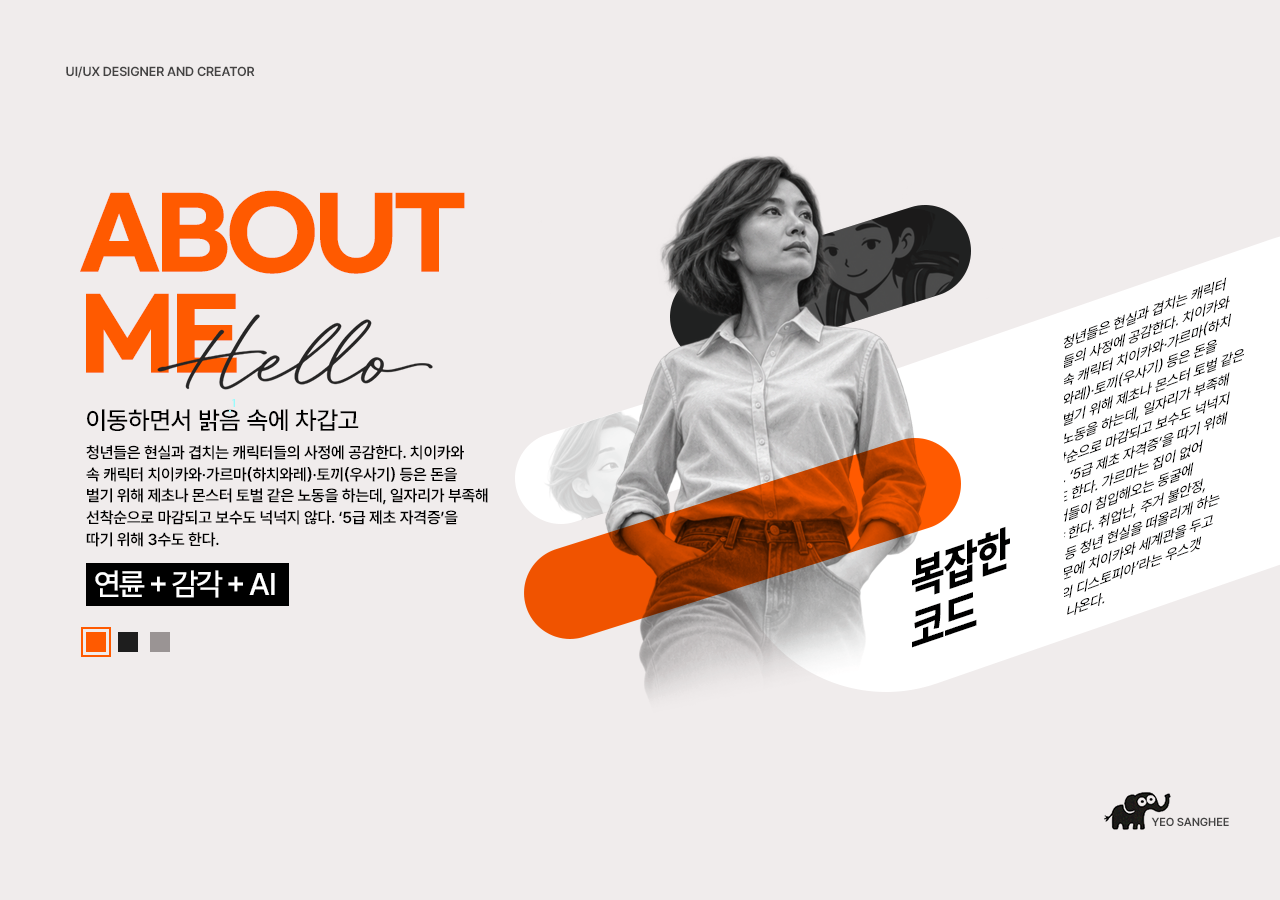
<file: about_me.html>
<!DOCTYPE html>
<html lang="ko">
<head>
  <meta charset="UTF-8">
  <meta name="viewport" content="width=device-width, initial-scale=1">
  <title>ABOUT ME — YEO SANGHEE</title>
  <link rel="stylesheet" href="about_me.css">
</head>
<body>
  <main class="stage" id="stage">
    <!-- t1.png without the hero area: label, ABOUT ME, left copy, logo -->
    <img class="base" src="imgs/about/base.png" alt="ABOUT ME — UI/UX DESIGNER AND CREATOR, 연륜 + 감각 + AI">

    <!-- hero area (centre character + right text) cut from t1/t2/t3 -->
    <div class="hero" id="hero">
      <img class="hero-img is-active" src="imgs/about/hero1.png" alt="흑백 사진 속 여성과 '복잡한 코드' 소개 글">
      <img class="hero-img" src="imgs/about/hero2.png" alt="커피와 노트북을 든 3D 캐릭터와 '복잡한 코드' 소개 글">
      <img class="hero-img" src="imgs/about/hero3.png" alt="자전거를 타는 소녀 일러스트와 '시작은 편집디자인' 소개 글">
    </div>

    <div class="boxes" role="group" aria-label="화면 선택">
      <button type="button" class="box box-1" aria-label="첫 번째 화면" aria-pressed="true"></button>
      <button type="button" class="box box-2" aria-label="두 번째 화면" aria-pressed="false"></button>
      <button type="button" class="box box-3" aria-label="세 번째 화면" aria-pressed="false"></button>
    </div>
  </main>

  <script src="about_me.js"></script>
</body>
</html>
</file>
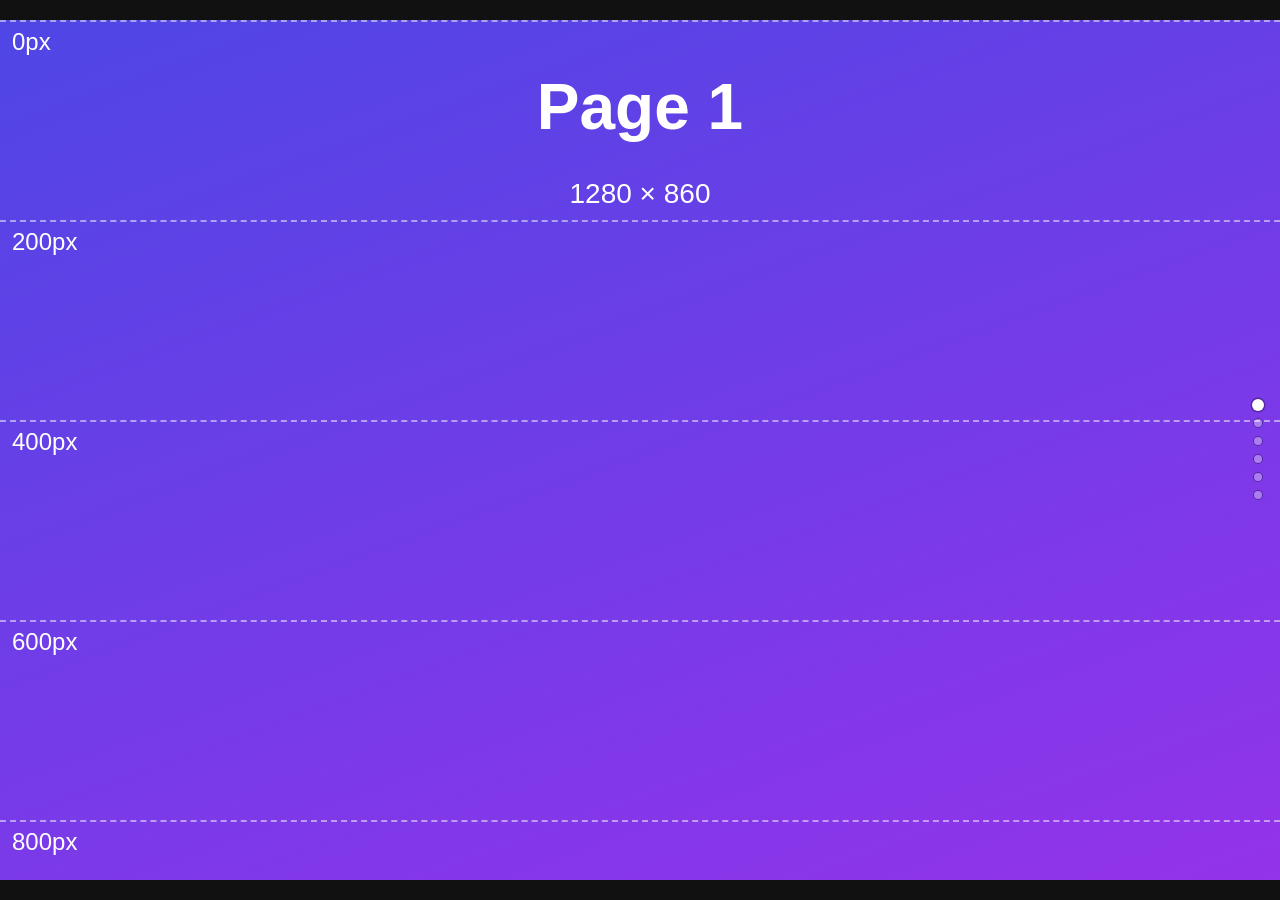
<file: scroll-pages-v2.html>
<!DOCTYPE html>
<html lang="ko">
<head>
<meta charset="utf-8">
<meta name="viewport" content="width=device-width, initial-scale=1, viewport-fit=cover">
<title>스크롤 페이지 뷰어 v2</title>
<style>
  html, body { height:100%; margin:0; overflow:hidden; background:#111; touch-action:none; font-family:-apple-system,"Pretendard","Noto Sans KR",sans-serif; }
  #stage { position:absolute; left:50%; top:50%; width:1280px; height:860px; overflow:hidden; transform-origin:center center; background:#000; }
  #track { width:1280px; transition:transform .7s cubic-bezier(.65,0,.35,1); }
  .page { position:relative; width:1280px; height:860px; overflow:hidden; background:#fff; }
  .canvas { position:absolute; }
  .canvas iframe { position:absolute; left:0; top:0; border:0; transform-origin:0 0; background:#fff; }
  #dots { position:fixed; right:18px; top:50%; transform:translateY(-50%); display:flex; flex-direction:column; gap:10px; z-index:5; }
  #dots i { width:8px; height:8px; border-radius:50%; background:rgba(255,255,255,.35); box-shadow:0 0 0 1px rgba(0,0,0,.3); transition:.3s; }
  #dots i.on { background:#fff; transform:scale(1.5); }
</style>
</head>
<body>
<div id="stage"><div id="track"></div></div>
<div id="dots"></div>

<script>
/* ===== 여기만 수정하세요 =====
   src : 각 페이지 html 파일 경로
   w,h : 그 페이지의 원래 크기(px). 생략하면 자동 측정을 시도하고, 안 되면 1280x860으로 봅니다.
   interactive:true : 페이지 안의 링크/버튼을 클릭할 수 있게 함 (http 서버에서 열 때만 스크롤 연동됨)
   아래는 데모용 srcdoc 예시입니다. 실제로는  { src:'page1.html', w:1280, h:860 }  형태로 바꾸세요. */
function demo(w, h, c1, c2, label) {
  var lines = '';
  for (var y = 0; y < h; y += 200) lines += '<div style="position:absolute;left:0;top:' + y + 'px;width:100%;border-top:2px dashed rgba(255,255,255,.5);font:24px sans-serif;color:#fff;padding:6px 12px;box-sizing:border-box">' + y + 'px</div>';
  return '<!doctype html><meta charset="utf-8"><body style="margin:0;width:' + w + 'px;height:' + h + 'px;position:relative;overflow:hidden;background:linear-gradient(160deg,' + c1 + ',' + c2 + ')"><div style="position:absolute;left:0;right:0;top:50px;text-align:center;font:700 64px sans-serif;color:#fff">' + label + '<br><span style="font-size:28px;font-weight:400">' + w + ' × ' + h + '</span></div>' + lines;
}
var PAGES = [
  { html: demo(1280, 860, '#4f46e5', '#9333ea', 'Page 1'), w:1280, h:860 },
  { html: demo(1280, 860, '#0ea5e9', '#14b8a6', 'Page 2'), w:1280, h:860 },
  { html: demo(1280, 860, '#f59e0b', '#ef4444', 'Page 3'), w:1280, h:860 },
  { html: demo(1600, 1200, '#16a34a', '#065f46', 'Page 4 (큰 페이지)'), w:1600, h:1200 },
  { html: demo(1920, 2400, '#db2777', '#7c3aed', 'Page 5 (큰 페이지)'), w:1920, h:2400 },
  { html: demo(1440, 3200, '#1f2937', '#6b7280', 'Page 6 (마지막)'), w:1440, h:3200 }
];
/* ============================= */

(function () {
  var W = 1280, H = 860, DURATION = 800, GAP = 140;
  var stage = document.getElementById('stage');
  var track = document.getElementById('track');
  var dotsBox = document.getElementById('dots');
  var pages = [], index = 0, locked = false, lastWheel = 0;

  function clamp(v, a, b) { return Math.max(a, Math.min(b, v)); }

  function layout(st) {
    var s = st.w > W ? W / st.w : 1;
    var dw = st.w * s, dh = st.h * s;
    st.max = Math.max(0, Math.round(dh - H));
    st.target = clamp(st.target, 0, st.max);
    st.cur = clamp(st.cur, 0, st.max);
    var c = st.canvas.style;
    c.width = dw + 'px'; c.height = dh + 'px';
    c.left = (W - dw) / 2 + 'px';
    c.top = (dh < H ? (H - dh) / 2 : 0) + 'px';
    var f = st.f.style;
    f.width = st.w + 'px'; f.height = st.h + 'px';
    f.transform = 'scale(' + s + ')';
    apply(st);
  }

  function apply(st) { st.canvas.style.transform = 'translateY(' + (-st.cur) + 'px)'; }

  PAGES.forEach(function (p) {
    var sec = document.createElement('section'); sec.className = 'page';
    var canvas = document.createElement('div'); canvas.className = 'canvas';
    var f = document.createElement('iframe');
    f.setAttribute('scrolling', 'no');
    if (!p.interactive) f.style.pointerEvents = 'none';
    if (p.html) f.srcdoc = p.html; else f.src = p.src;
    canvas.appendChild(f); sec.appendChild(canvas); track.appendChild(sec);
    var st = { canvas: canvas, f: f, w: p.w || W, h: p.h || H, cur: 0, target: 0, max: 0 };
    pages.push(st);
    layout(st);
    f.addEventListener('load', function () {
      try {
        var d = f.contentDocument;
        if (!p.w) st.w = Math.max(d.documentElement.scrollWidth, W);
        if (!p.h) st.h = Math.max(d.documentElement.scrollHeight, H);
        if (p.interactive) d.addEventListener('wheel', onWheel, { passive: false });
        layout(st);
      } catch (e) { /* file:// 등 다른 출처면 측정 불가 → 지정한 w,h 사용 */ }
    });
    dotsBox.appendChild(document.createElement('i'));
  });
  var dots = dotsBox.children;

  function fit() {
    stage.style.transform = 'translate(-50%,-50%) scale(' + Math.min(innerWidth / W, innerHeight / H) + ')';
  }

  function render() {
    track.style.transform = 'translateY(' + (-index * H) + 'px)';
    for (var i = 0; i < dots.length; i++) dots[i].className = i === index ? 'on' : '';
  }

  function go(dir) {
    if (locked) return;
    var next = index + dir;
    if (next < 0 || next > pages.length - 1) return;   // 첫 페이지의 위 / 마지막 페이지의 아래는 무시
    index = next;
    var st = pages[index];
    st.target = st.cur = dir > 0 ? 0 : st.max;          // 아래로 오면 맨 위, 위로 오면 맨 아래부터 보이게
    apply(st);
    locked = true; render();
    setTimeout(function () { locked = false; }, DURATION);
  }

  // 페이지 안쪽 스크롤이 남아 있으면 먼저 그걸 소비하고, 끝에 닿은 뒤 "새 스크롤 동작"에서 페이지를 넘김
  function handle(dy, fresh) {
    var st = pages[index], dir = dy > 0 ? 1 : -1;
    var canScroll = dir > 0 ? st.target < st.max - 1 : st.target > 1;
    if (canScroll) { st.target = clamp(st.target + dy, 0, st.max); return; }
    if (fresh) go(dir);
  }

  function onWheel(e) {
    e.preventDefault();
    var dy = e.deltaMode === 1 ? e.deltaY * 16 : e.deltaY;
    if (Math.abs(dy) < 1) return;
    var now = Date.now(), fresh = now - lastWheel > GAP;
    lastWheel = now;
    handle(dy, fresh);
  }

  window.addEventListener('wheel', onWheel, { passive: false });
  window.addEventListener('keydown', function (e) {
    if (e.key === 'ArrowDown' || e.key === 'PageDown') handle(120, true);
    if (e.key === 'ArrowUp' || e.key === 'PageUp') handle(-120, true);
  });

  var ty = null, total = 0, scrolled = false;
  window.addEventListener('touchstart', function (e) { ty = e.touches[0].clientY; total = 0; scrolled = false; }, { passive: true });
  window.addEventListener('touchmove', function (e) {
    if (ty === null) return;
    var y = e.touches[0].clientY, d = ty - y; ty = y; total += d;
    var st = pages[index];
    if (d > 0 ? st.target < st.max : st.target > 0) { st.target = clamp(st.target + d, 0, st.max); scrolled = true; }
  }, { passive: true });
  window.addEventListener('touchend', function () {
    if (!scrolled && Math.abs(total) > 40) go(total > 0 ? 1 : -1);
    ty = null;
  }, { passive: true });

  (function tick() {
    var st = pages[index];
    if (st.cur !== st.target) {
      st.cur += (st.target - st.cur) * 0.2;
      if (Math.abs(st.target - st.cur) < 0.5) st.cur = st.target;
      apply(st);
    }
    requestAnimationFrame(tick);
  })();

  window.addEventListener('resize', fit);
  fit(); render();
})();
</script>
</body>
</html>
</file>
<file: about_me.css>
* {
  box-sizing: border-box;
  margin: 0;
  padding: 0;
}

html,
body {
  width: 100%;
  height: 100%;
  overflow: hidden;
  background: #f0ecec; /* artboard background of tpls/t*.png */
}

/* 1280x860 artboard (size of tpls/t*.png), scaled to fit the viewport by about_me.js */
.stage {
  position: absolute;
  top: 50%;
  left: 50%;
  width: 1280px;
  height: 860px;
  transform: translate(-50%, -50%) scale(var(--scale, 1));
  background: #f0ecec;
  overflow: clip;
}

.base {
  position: absolute;
  inset: 0;
  display: block;
}

/* Hero window: x 500-1280, y 0-740 of the artboard.
   Slides leave/enter through the bottom edge, which fades out so nothing is cut hard. */
.hero {
  position: absolute;
  left: 500px;
  top: 0;
  width: 780px;
  height: 740px;
  overflow: hidden;
  -webkit-mask-image: linear-gradient(to bottom, #000 700px, transparent 740px);
  mask-image: linear-gradient(to bottom, #000 700px, transparent 740px);
}

/* hero{n}.png = t{n}.png crop x 500-1280, y 100-700 */
.hero-img {
  position: absolute;
  left: 0;
  top: 100px;
  display: block;
  visibility: hidden;
}

.hero-img.is-active {
  visibility: visible;
}

.boxes {
  position: absolute;
  left: 86px; /* left edge of the copy above */
  top: 612px; /* 24px below the "연륜 + 감각 + AI" badge */
  display: flex;
  gap: 12px;
}

.box {
  width: 20px;
  height: 20px;
  border: 0;
  cursor: pointer;
  transition: transform 0.2s ease, box-shadow 0.2s ease;
}

.box-1 { background: #ff5a00; }
.box-2 { background: #1e1e1e; }
.box-3 { background: #9a9494; }

.box:hover {
  transform: scale(1.15);
}

.box:focus-visible {
  outline: 2px solid #1e1e1e;
  outline-offset: 3px;
}

.box[aria-pressed="true"] {
  box-shadow: 0 0 0 3px #f0ecec, 0 0 0 5px currentColor;
}

.box-1[aria-pressed="true"] { color: #ff5a00; }
.box-2[aria-pressed="true"] { color: #1e1e1e; }
.box-3[aria-pressed="true"] { color: #9a9494; }
</file>
